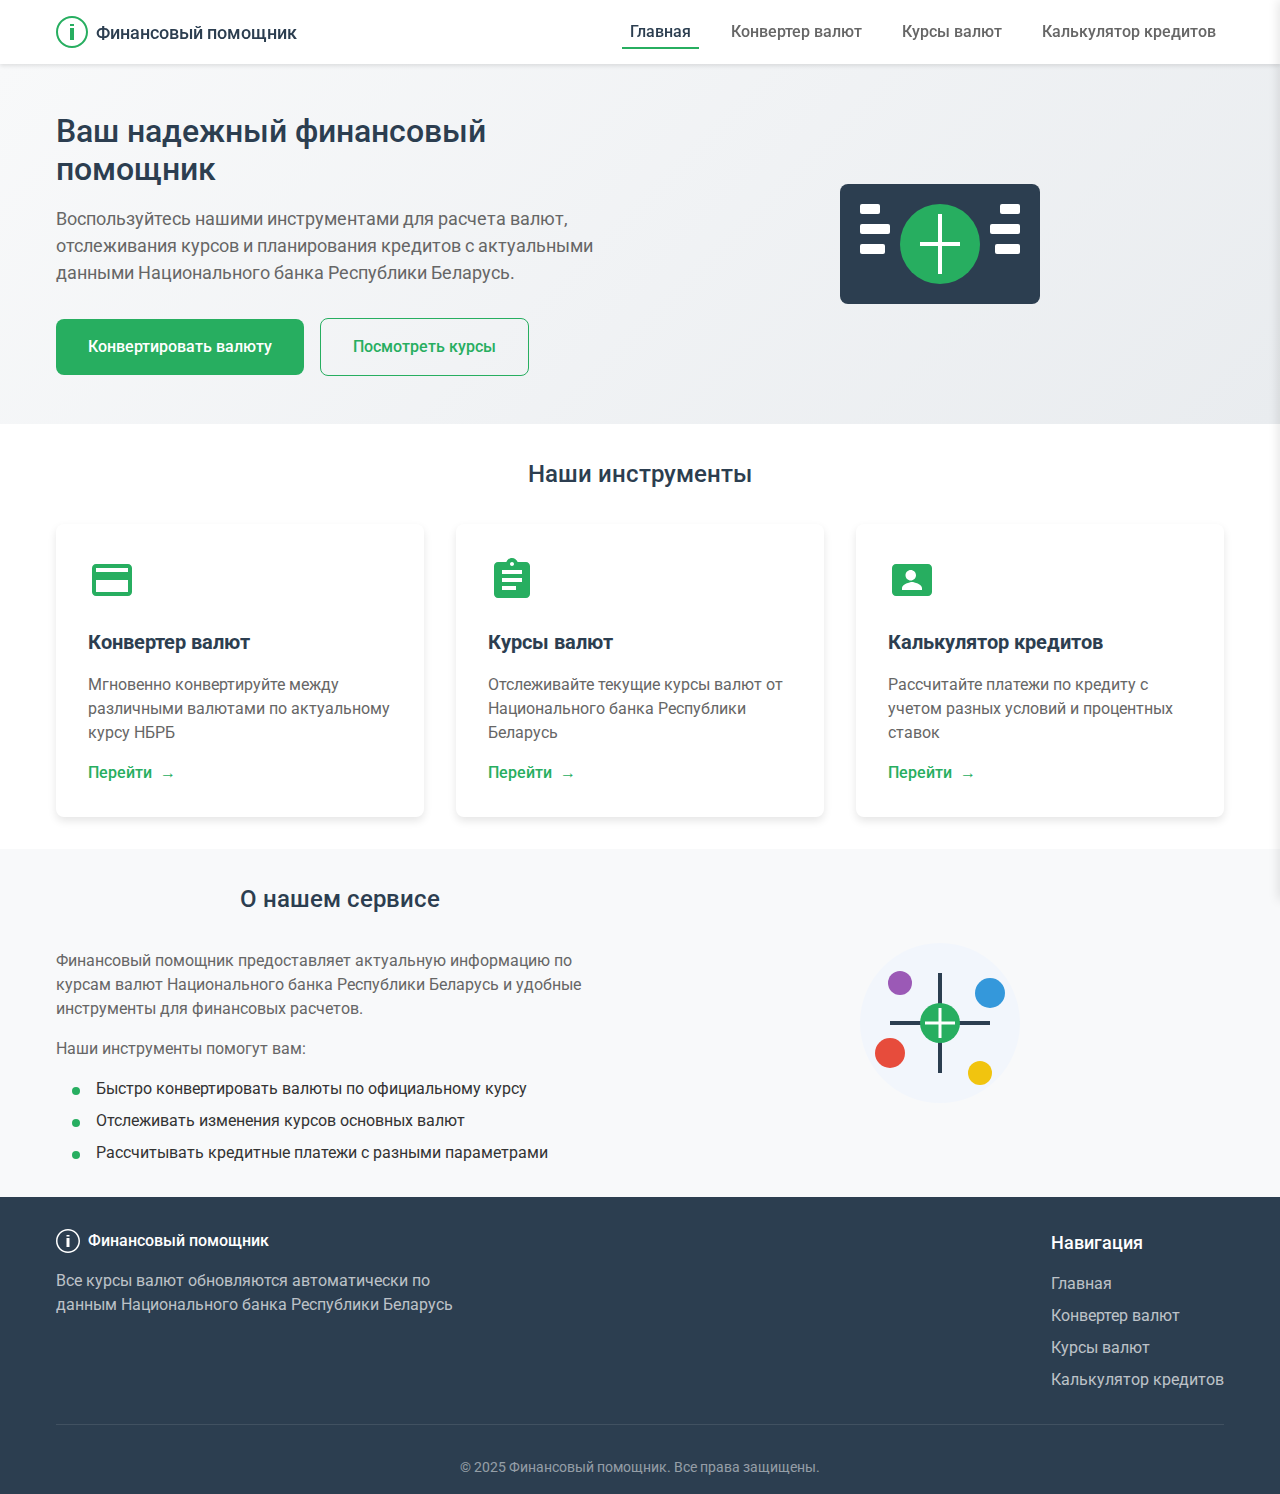
<file: Курсовая/Курсовой проект/index.html>
<!DOCTYPE html>
<html lang="ru">
<head>
  <meta charset="UTF-8">
  <meta name="viewport" content="width=device-width, initial-scale=1.0">
  <title>Финансовый помощник</title>
  <link rel="stylesheet" href="css/main.css">
  <link rel="preconnect" href="https://fonts.googleapis.com">
  <link rel="preconnect" href="https://fonts.gstatic.com" crossorigin>
  <link href="https://fonts.googleapis.com/css2?family=Roboto:wght@300;400;500&display=swap" rel="stylesheet">
</head>
<body>
  <header class="header">
    <div class="container">
      <div class="header__inner">
        <div class="logo">
          <svg class="logo__icon" xmlns="http://www.w3.org/2000/svg" width="32" height="32" viewBox="0 0 32 32">
            <path d="M16 0C7.163 0 0 7.163 0 16s7.163 16 16 16 16-7.163 16-16S24.837 0 16 0zm0 30c-7.732 0-14-6.268-14-14S8.268 2 16 2s14 6.268 14 14-6.268 14-14 14zm2-22h-4v2h4v-2zm0 4h-4v12h4V12z" fill="#27AE60"/>
          </svg>
          <h1 class="logo__text">Финансовый помощник</h1>
        </div>
        <nav class="nav">
          <ul class="nav__list">
            <li class="nav__item"><a href="index.html" class="nav__link nav__link--active">Главная</a></li>
            <li class="nav__item"><a href="converter.html" class="nav__link">Конвертер валют</a></li>
            <li class="nav__item"><a href="rates.html" class="nav__link">Курсы валют</a></li>
            <li class="nav__item"><a href="loan.html" class="nav__link">Калькулятор кредитов</a></li>
          </ul>
        </nav>
        <button class="burger-menu" aria-label="Меню">
          <span class="burger-menu__line"></span>
          <span class="burger-menu__line"></span>
          <span class="burger-menu__line"></span>
        </button>
      </div>
    </div>
  </header>

  <main class="main">
    <section class="hero">
      <div class="container">
        <div class="hero__inner">
          <div class="hero__content">
            <h2 class="hero__title">Ваш надежный финансовый помощник</h2>
            <p class="hero__text">Воспользуйтесь нашими инструментами для расчета валют, отслеживания курсов и планирования кредитов с актуальными данными Национального банка Республики Беларусь.</p>
            <div class="hero__buttons">
              <a href="converter.html" class="button button--primary">Конвертировать валюту</a>
              <a href="rates.html" class="button button--secondary">Посмотреть курсы</a>
            </div>
          </div>
          <div class="hero__image">
            <svg xmlns="http://www.w3.org/2000/svg" width="280" height="200" viewBox="0 0 280 200">
              <rect x="40" y="40" width="200" height="120" rx="8" fill="#2C3E50" />
              <circle cx="140" cy="100" r="40" fill="#27AE60" />
              <path d="M140 70v60M120 100h40" stroke="#fff" stroke-width="4" />
              <rect x="60" y="60" width="20" height="10" rx="2" fill="#fff" />
              <rect x="60" y="80" width="30" height="10" rx="2" fill="#fff" />
              <rect x="60" y="100" width="25" height="10" rx="2" fill="#fff" />
              <rect x="200" y="60" width="20" height="10" rx="2" fill="#fff" />
              <rect x="190" y="80" width="30" height="10" rx="2" fill="#fff" />
              <rect x="195" y="100" width="25" height="10" rx="2" fill="#fff" />
            </svg>
          </div>
        </div>
      </div>
    </section>

    <section class="features">
      <div class="container">
        <h2 class="section-title">Наши инструменты</h2>
        <div class="features__grid">
          <div class="feature-card" data-aos="fade-up">
            <div class="feature-card__icon">
              <svg xmlns="http://www.w3.org/2000/svg" width="48" height="48" viewBox="0 0 48 48">
                <path d="M40 8H8c-2.21 0-3.98 1.79-3.98 4L4 36c0 2.21 1.79 4 4 4h32c2.21 0 4-1.79 4-4V12c0-2.21-1.79-4-4-4zm0 28H8V24h32v12zm0-20H8v-4h32v4z" fill="#27AE60"/>
              </svg>
            </div>
            <h3 class="feature-card__title">Конвертер валют</h3>
            <p class="feature-card__text">Мгновенно конвертируйте между различными валютами по актуальному курсу НБРБ</p>
            <a href="converter.html" class="feature-card__link">Перейти <span class="arrow">→</span></a>
          </div>
          
          <div class="feature-card" data-aos="fade-up" data-aos-delay="100">
            <div class="feature-card__icon">
              <svg xmlns="http://www.w3.org/2000/svg" width="48" height="48" viewBox="0 0 48 48">
                <path d="M38 6h-8.37c-.82-2.32-3.02-4-5.63-4s-4.81 1.68-5.63 4H10c-2.21 0-4 1.79-4 4v28c0 2.21 1.79 4 4 4h28c2.21 0 4-1.79 4-4V10c0-2.21-1.79-4-4-4zM24 6c1.1 0 2 .89 2 2s-.9 2-2 2-2-.89-2-2 .9-2 2-2zm4 28H14v-4h14v4zm6-8H14v-4h20v4zm0-8H14v-4h20v4z" fill="#27AE60"/>
              </svg>
            </div>
            <h3 class="feature-card__title">Курсы валют</h3>
            <p class="feature-card__text">Отслеживайте текущие курсы валют от Национального банка Республики Беларусь</p>
            <a href="rates.html" class="feature-card__link">Перейти <span class="arrow">→</span></a>
          </div>
          
          <div class="feature-card" data-aos="fade-up" data-aos-delay="200">
            <div class="feature-card__icon">
              <svg xmlns="http://www.w3.org/2000/svg" width="48" height="48" viewBox="0 0 48 48">
                <path d="M40 8H8c-2.21 0-4 1.79-4 4v24c0 2.21 1.79 4 4 4h32c2.21 0 4-1.79 4-4V12c0-2.21-1.79-4-4-4zm-17.25 6c2.88 0 5.25 2.37 5.25 5.25 0 2.88-2.37 5.25-5.25 5.25s-5.25-2.37-5.25-5.25c0-2.88 2.37-5.25 5.25-5.25zM34 34H14v-2c0-3.87 7.83-6 10-6s10 2.13 10 6v2z" fill="#27AE60"/>
              </svg>
            </div>
            <h3 class="feature-card__title">Калькулятор кредитов</h3>
            <p class="feature-card__text">Рассчитайте платежи по кредиту с учетом разных условий и процентных ставок</p>
            <a href="loan.html" class="feature-card__link">Перейти <span class="arrow">→</span></a>
          </div>
        </div>
      </div>
    </section>

    <section class="info">
      <div class="container">
        <div class="info__inner">
          <div class="info__content">
            <h2 class="section-title">О нашем сервисе</h2>
            <p class="info__text">Финансовый помощник предоставляет актуальную информацию по курсам валют Национального банка Республики Беларусь и удобные инструменты для финансовых расчетов.</p>
            <p class="info__text">Наши инструменты помогут вам:</p>
            <ul class="info__list">
              <li class="info__item">Быстро конвертировать валюты по официальному курсу</li>
              <li class="info__item">Отслеживать изменения курсов основных валют</li>
              <li class="info__item">Рассчитывать кредитные платежи с разными параметрами</li>
            </ul>
          </div>
          <div class="info__image">
            <svg xmlns="http://www.w3.org/2000/svg" width="280" height="200" viewBox="0 0 280 200">
              <rect width="280" height="200" fill="none" />
              <circle cx="140" cy="100" r="80" fill="#F2F6FC" />
              <path d="M140 50v100M90 100h100" stroke="#2C3E50" stroke-width="4" />
              <circle cx="140" cy="100" r="20" fill="#27AE60" />
              <path d="M140 85v30M125 100h30" stroke="#fff" stroke-width="3" />
              <circle cx="190" cy="70" r="15" fill="#3498DB" />
              <circle cx="90" cy="130" r="15" fill="#E74C3C" />
              <circle cx="180" cy="150" r="12" fill="#F1C40F" />
              <circle cx="100" cy="60" r="12" fill="#9B59B6" />
            </svg>
          </div>
        </div>
      </div>
    </section>
  </main>

  <footer class="footer">
    <div class="container">
      <div class="footer__inner">
        <div class="footer__info">
          <div class="logo logo--footer">
            <svg class="logo__icon" xmlns="http://www.w3.org/2000/svg" width="24" height="24" viewBox="0 0 32 32">
              <path d="M16 0C7.163 0 0 7.163 0 16s7.163 16 16 16 16-7.163 16-16S24.837 0 16 0zm0 30c-7.732 0-14-6.268-14-14S8.268 2 16 2s14 6.268 14 14-6.268 14-14 14zm2-22h-4v2h4v-2zm0 4h-4v12h4V12z" fill="#fff"/>
            </svg>
            <span class="logo__text logo__text--footer">Финансовый помощник</span>
          </div>
          <p class="footer__text">Все курсы валют обновляются автоматически по данным Национального банка Республики Беларусь</p>
        </div>
        <nav class="footer__nav">
          <div class="footer__column">
            <h3 class="footer__title">Навигация</h3>
            <ul class="footer__list">
              <li class="footer__item"><a href="index.html" class="footer__link">Главная</a></li>
              <li class="footer__item"><a href="converter.html" class="footer__link">Конвертер валют</a></li>
              <li class="footer__item"><a href="rates.html" class="footer__link">Курсы валют</a></li>
              <li class="footer__item"><a href="loan.html" class="footer__link">Калькулятор кредитов</a></li>
            </ul>
          </div>
        </nav>
      </div>
      <div class="footer__bottom">
        <p class="footer__copyright">© 2025 Финансовый помощник. Все права защищены.</p>
      </div>
    </div>
  </footer>

  <div class="mobile-menu">
    <div class="mobile-menu__header">
      <div class="logo">
        <svg class="logo__icon" xmlns="http://www.w3.org/2000/svg" width="24" height="24" viewBox="0 0 32 32">
          <path d="M16 0C7.163 0 0 7.163 0 16s7.163 16 16 16 16-7.163 16-16S24.837 0 16 0zm0 30c-7.732 0-14-6.268-14-14S8.268 2 16 2s14 6.268 14 14-6.268 14-14 14zm2-22h-4v2h4v-2zm0 4h-4v12h4V12z" fill="#27AE60"/>
        </svg>
        <span class="logo__text">Финансовый помощник</span>
      </div>
      <button class="mobile-menu__close" aria-label="Закрыть меню">
        <svg xmlns="http://www.w3.org/2000/svg" width="24" height="24" viewBox="0 0 24 24">
          <path d="M19 6.41L17.59 5 12 10.59 6.41 5 5 6.41 10.59 12 5 17.59 6.41 19 12 13.41 17.59 19 19 17.59 13.41 12 19 6.41z" fill="currentColor"/>
        </svg>
      </button>
    </div>
    <nav class="mobile-menu__nav">
      <ul class="mobile-menu__list">
        <li class="mobile-menu__item"><a href="index.html" class="mobile-menu__link mobile-menu__link--active">Главная</a></li>
        <li class="mobile-menu__item"><a href="converter.html" class="mobile-menu__link">Конвертер валют</a></li>
        <li class="mobile-menu__item"><a href="rates.html" class="mobile-menu__link">Курсы валют</a></li>
        <li class="mobile-menu__item"><a href="loan.html" class="mobile-menu__link">Калькулятор кредитов</a></li>
      </ul>
    </nav>
  </div>

  <script src="js/main.js"></script>
</body>
</html>
</file>
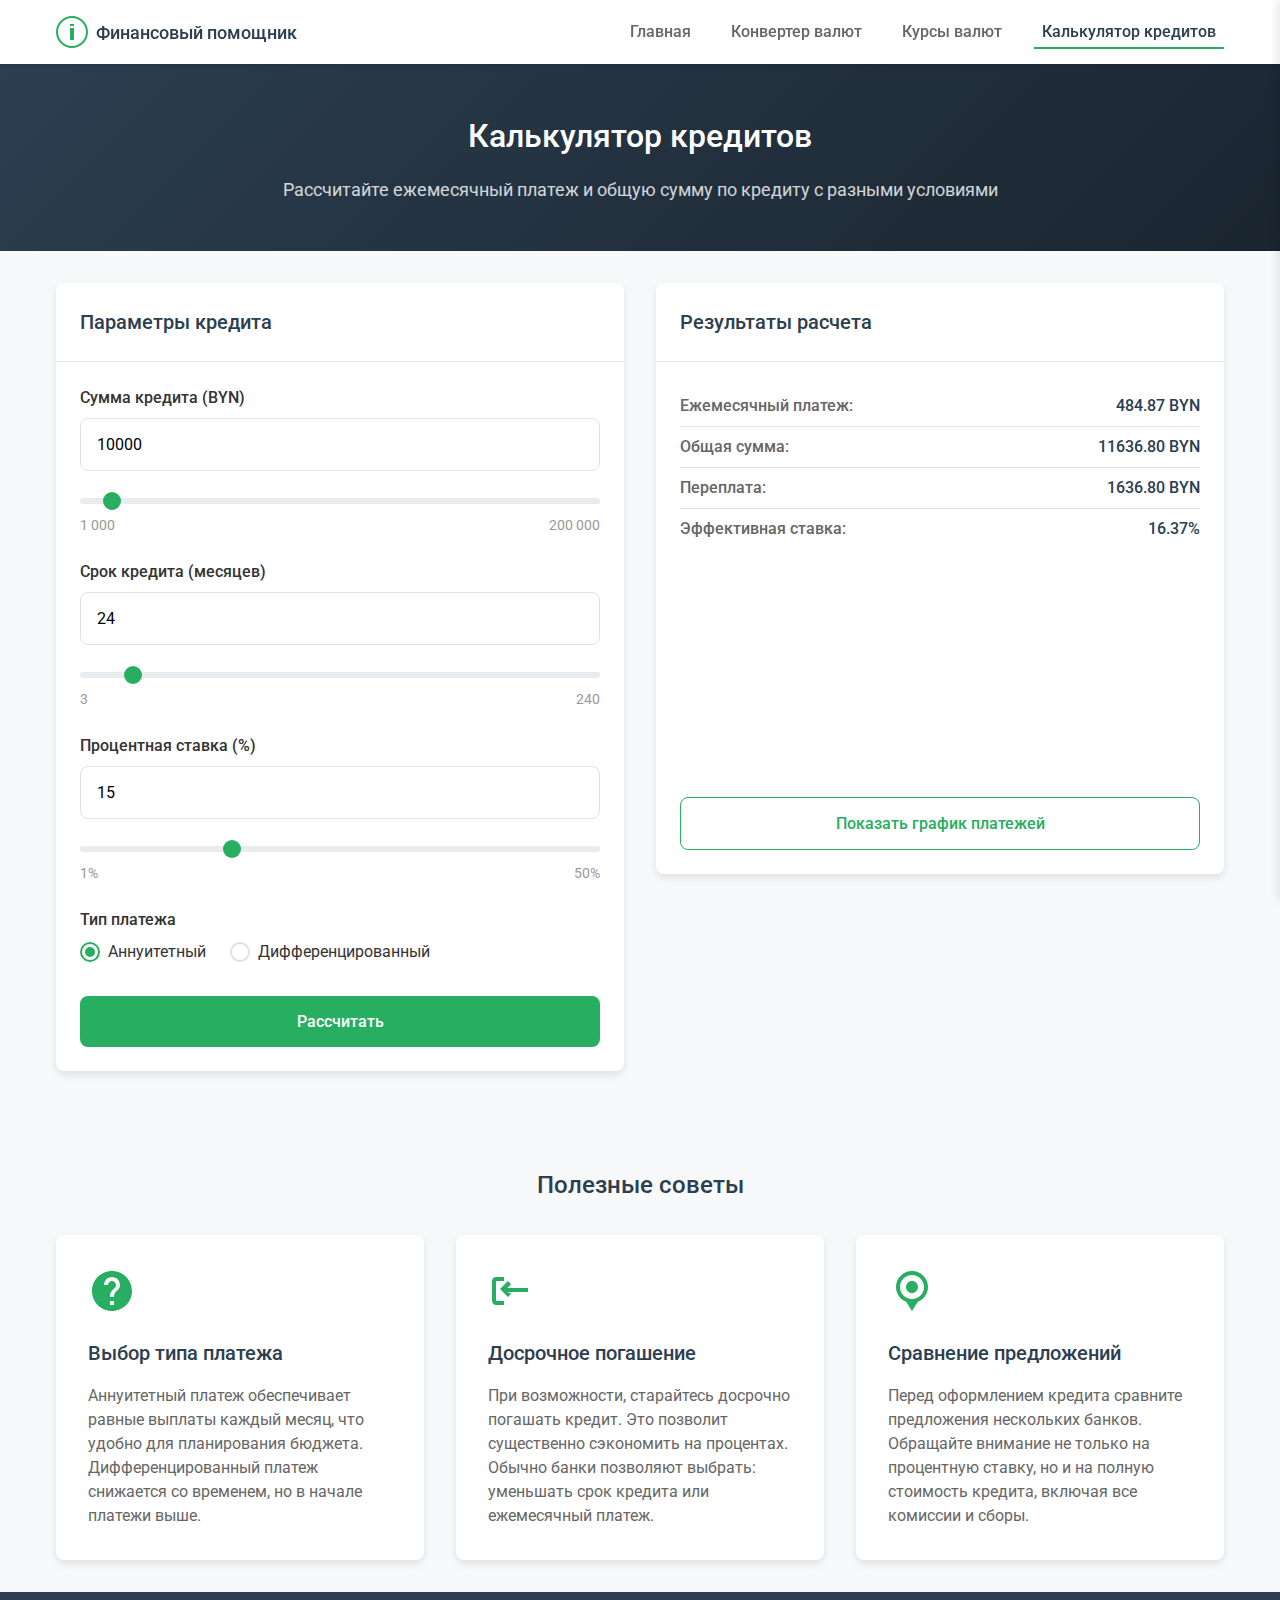
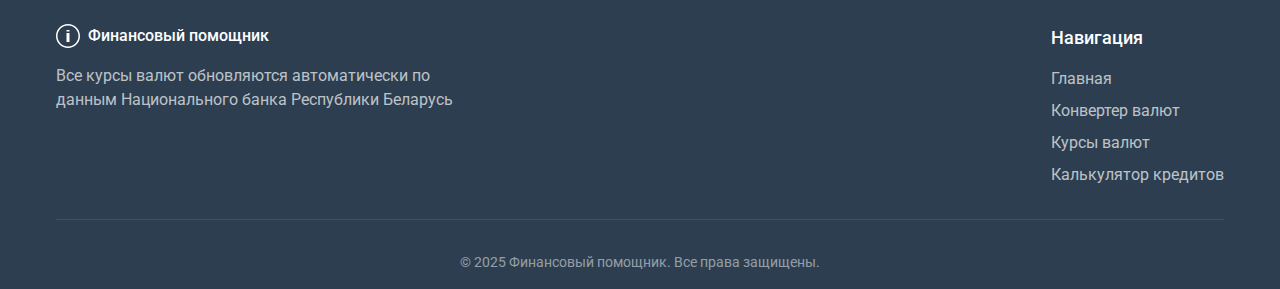
<file: Курсовая/Курсовой проект/loan.html>
<!DOCTYPE html>
<html lang="ru">
<head>
  <meta charset="UTF-8">
  <meta name="viewport" content="width=device-width, initial-scale=1.0">
  <title>Калькулятор кредитов - Финансовый помощник</title>
  <link rel="stylesheet" href="css/main.css">
  <link rel="preconnect" href="https://fonts.googleapis.com">
  <link rel="preconnect" href="https://fonts.gstatic.com" crossorigin>
  <link href="https://fonts.googleapis.com/css2?family=Roboto:wght@300;400;500&display=swap" rel="stylesheet">
</head>
<body>
  <header class="header">
    <div class="container">
      <div class="header__inner">
        <div class="logo">
          <svg class="logo__icon" xmlns="http://www.w3.org/2000/svg" width="32" height="32" viewBox="0 0 32 32">
            <path d="M16 0C7.163 0 0 7.163 0 16s7.163 16 16 16 16-7.163 16-16S24.837 0 16 0zm0 30c-7.732 0-14-6.268-14-14S8.268 2 16 2s14 6.268 14 14-6.268 14-14 14zm2-22h-4v2h4v-2zm0 4h-4v12h4V12z" fill="#27AE60"/>
          </svg>
          <h1 class="logo__text">Финансовый помощник</h1>
        </div>
        <nav class="nav">
          <ul class="nav__list">
            <li class="nav__item"><a href="index.html" class="nav__link">Главная</a></li>
            <li class="nav__item"><a href="converter.html" class="nav__link">Конвертер валют</a></li>
            <li class="nav__item"><a href="rates.html" class="nav__link">Курсы валют</a></li>
            <li class="nav__item"><a href="loan.html" class="nav__link nav__link--active">Калькулятор кредитов</a></li>
          </ul>
        </nav>
        <button class="burger-menu" aria-label="Меню">
          <span class="burger-menu__line"></span>
          <span class="burger-menu__line"></span>
          <span class="burger-menu__line"></span>
        </button>
      </div>
    </div>
  </header>

  <main class="main">
    <section class="page-header">
      <div class="container">
        <h2 class="page-header__title">Калькулятор кредитов</h2>
        <p class="page-header__text">Рассчитайте ежемесячный платеж и общую сумму по кредиту с разными условиями</p>
      </div>
    </section>

    <section class="loan-calculator">
      <div class="container">
        <div class="loan-calculator__inner">
          <div class="loan-calculator__form">
            <div class="card">
              <div class="card__header">
                <h3 class="card__title">Параметры кредита</h3>
              </div>
              <div class="card__body">
                <div class="loan-calculator__row">
                  <label for="loan-amount" class="loan-calculator__label">Сумма кредита (BYN)</label>
                  <div class="loan-calculator__slider-container">
                    <input type="number" id="loan-amount" class="loan-calculator__input" value="10000" min="1000" max="200000" step="1000">
                    <div class="loan-calculator__slider-wrapper">
                      <input type="range" id="loan-amount-slider" class="loan-calculator__slider" min="1000" max="200000" step="1000" value="10000">
                      <div class="loan-calculator__slider-values">
                        <span>1 000</span>
                        <span>200 000</span>
                      </div>
                    </div>
                  </div>
                </div>

                <div class="loan-calculator__row">
                  <label for="loan-term" class="loan-calculator__label">Срок кредита (месяцев)</label>
                  <div class="loan-calculator__slider-container">
                    <input type="number" id="loan-term" class="loan-calculator__input" value="24" min="3" max="240" step="1">
                    <div class="loan-calculator__slider-wrapper">
                      <input type="range" id="loan-term-slider" class="loan-calculator__slider" min="3" max="240" step="1" value="24">
                      <div class="loan-calculator__slider-values">
                        <span>3</span>
                        <span>240</span>
                      </div>
                    </div>
                  </div>
                </div>

                <div class="loan-calculator__row">
                  <label for="interest-rate" class="loan-calculator__label">Процентная ставка (%)</label>
                  <div class="loan-calculator__slider-container">
                    <input type="number" id="interest-rate" class="loan-calculator__input" value="15" min="1" max="50" step="0.1">
                    <div class="loan-calculator__slider-wrapper">
                      <input type="range" id="interest-rate-slider" class="loan-calculator__slider" min="1" max="50" step="0.1" value="15">
                      <div class="loan-calculator__slider-values">
                        <span>1%</span>
                        <span>50%</span>
                      </div>
                    </div>
                  </div>
                </div>

                <div class="loan-calculator__row">
                  <label for="payment-type" class="loan-calculator__label">Тип платежа</label>
                  <div class="loan-calculator__radio-group">
                    <div class="radio">
                      <input type="radio" id="annuity" name="payment-type" value="annuity" checked>
                      <label for="annuity">Аннуитетный</label>
                    </div>
                    <div class="radio">
                      <input type="radio" id="differential" name="payment-type" value="differential">
                      <label for="differential">Дифференцированный</label>
                    </div>
                  </div>
                </div>

                <div class="loan-calculator__actions">
                  <button id="calculate-loan" class="button button--primary button--full">Рассчитать</button>
                </div>
              </div>
            </div>
          </div>

          <div class="loan-calculator__results">
            <div class="card">
              <div class="card__header">
                <h3 class="card__title">Результаты расчета</h3>
              </div>
              <div class="card__body">
                <div class="loan-calculator__result-summary">
                  <div class="loan-calculator__result-item">
                    <span class="loan-calculator__result-label">Ежемесячный платеж:</span>
                    <span id="monthly-payment" class="loan-calculator__result-value">Заполните параметры</span>
                  </div>
                  <div class="loan-calculator__result-item">
                    <span class="loan-calculator__result-label">Общая сумма:</span>
                    <span id="total-payment" class="loan-calculator__result-value">-</span>
                  </div>
                  <div class="loan-calculator__result-item">
                    <span class="loan-calculator__result-label">Переплата:</span>
                    <span id="total-interest" class="loan-calculator__result-value">-</span>
                  </div>
                  <div class="loan-calculator__result-item">
                    <span class="loan-calculator__result-label">Эффективная ставка:</span>
                    <span id="effective-rate" class="loan-calculator__result-value">-</span>
                  </div>
                </div>
                
                <div class="loan-calculator__chart-container">
                  <canvas id="loan-chart" height="200"></canvas>
                </div>

                <div class="loan-calculator__schedule-toggle">
                  <button id="show-schedule" class="button button--secondary button--full">
                    Показать график платежей
                  </button>
                </div>
              </div>
            </div>
          </div>
        </div>

        <div id="payment-schedule" class="loan-calculator__schedule" style="display: none;">
          <div class="card">
            <div class="card__header">
              <h3 class="card__title">График платежей</h3>
            </div>
            <div class="card__body">
              <div class="loan-calculator__table-wrapper">
                <table class="loan-calculator__table">
                  <thead>
                    <tr>
                      <th>№</th>
                      <th>Дата</th>
                      <th>Платеж</th>
                      <th>Основной долг</th>
                      <th>Проценты</th>
                      <th>Остаток долга</th>
                    </tr>
                  </thead>
                  <tbody id="payment-schedule-body">
                    <tr>
                      <td colspan="6" class="loan-calculator__empty">Заполните параметры кредита</td>
                    </tr>
                  </tbody>
                </table>
              </div>
            </div>
          </div>
        </div>
      </div>
    </section>

    <section class="loan-tips">
      <div class="container">
        <h2 class="section-title">Полезные советы</h2>
        <div class="loan-tips__grid">
          <div class="loan-tip-card">
            <div class="loan-tip-card__icon">
              <svg xmlns="http://www.w3.org/2000/svg" width="48" height="48" viewBox="0 0 48 48">
                <path d="M24 4C12.95 4 4 12.95 4 24s8.95 20 20 20 20-8.95 20-20S35.05 4 24 4zm2 34h-4v-4h4v4zm4.13-15.49l-1.79 1.84C26.9 25.79 26 27 26 30h-4v-1c0-2.21.9-4.21 2.34-5.66l2.49-2.52C27.55 20.1 28 19.1 28 18c0-2.21-1.79-4-4-4s-4 1.79-4 4h-4c0-4.42 3.58-8 8-8s8 3.58 8 8c0 1.76-.71 3.35-1.87 4.51z" fill="#27AE60"/>
              </svg>
            </div>
            <h3 class="loan-tip-card__title">Выбор типа платежа</h3>
            <p class="loan-tip-card__text">Аннуитетный платеж обеспечивает равные выплаты каждый месяц, что удобно для планирования бюджета. Дифференцированный платеж снижается со временем, но в начале платежи выше.</p>
          </div>
          
          <div class="loan-tip-card">
            <div class="loan-tip-card__icon">
              <svg xmlns="http://www.w3.org/2000/svg" width="48" height="48" viewBox="0 0 48 48">
                <path d="M23.17 26.83L20 30l-8-8 8-8 3.17 3.17L19.34 21H40v4H19.34l3.83 1.83zM8 10h8v4H8v20h8v4H8c-2.21 0-4-1.79-4-4V14c0-2.21 1.79-4 4-4z" fill="#27AE60"/>
              </svg>
            </div>
            <h3 class="loan-tip-card__title">Досрочное погашение</h3>
            <p class="loan-tip-card__text">При возможности, старайтесь досрочно погашать кредит. Это позволит существенно сэкономить на процентах. Обычно банки позволяют выбрать: уменьшать срок кредита или ежемесячный платеж.</p>
          </div>
          
          <div class="loan-tip-card">
            <div class="loan-tip-card__icon">
              <svg xmlns="http://www.w3.org/2000/svg" width="48" height="48" viewBox="0 0 48 48">
                <path d="M24 4C15.16 4 8 11.16 8 20c0 6.77 4.23 12.54 10.17 14.83L24 44l5.83-9.17C35.77 32.54 40 26.77 40 20c0-8.84-7.16-16-16-16zm0 28c-6.63 0-12-5.37-12-12S17.37 8 24 8s12 5.37 12 12-5.37 12-12 12zm-6-12c0-3.31 2.69-6 6-6s6 2.69 6 6-2.69 6-6 6-6-2.69-6-6z" fill="#27AE60"/>
              </svg>
            </div>
            <h3 class="loan-tip-card__title">Сравнение предложений</h3>
            <p class="loan-tip-card__text">Перед оформлением кредита сравните предложения нескольких банков. Обращайте внимание не только на процентную ставку, но и на полную стоимость кредита, включая все комиссии и сборы.</p>
          </div>
        </div>
      </div>
    </section>
  </main>

  <footer class="footer">
    <div class="container">
      <div class="footer__inner">
        <div class="footer__info">
          <div class="logo logo--footer">
            <svg class="logo__icon" xmlns="http://www.w3.org/2000/svg" width="24" height="24" viewBox="0 0 32 32">
              <path d="M16 0C7.163 0 0 7.163 0 16s7.163 16 16 16 16-7.163 16-16S24.837 0 16 0zm0 30c-7.732 0-14-6.268-14-14S8.268 2 16 2s14 6.268 14 14-6.268 14-14 14zm2-22h-4v2h4v-2zm0 4h-4v12h4V12z" fill="#fff"/>
            </svg>
            <span class="logo__text logo__text--footer">Финансовый помощник</span>
          </div>
          <p class="footer__text">Все курсы валют обновляются автоматически по данным Национального банка Республики Беларусь</p>
        </div>
        <nav class="footer__nav">
          <div class="footer__column">
            <h3 class="footer__title">Навигация</h3>
            <ul class="footer__list">
              <li class="footer__item"><a href="index.html" class="footer__link">Главная</a></li>
              <li class="footer__item"><a href="converter.html" class="footer__link">Конвертер валют</a></li>
              <li class="footer__item"><a href="rates.html" class="footer__link">Курсы валют</a></li>
              <li class="footer__item"><a href="loan.html" class="footer__link">Калькулятор кредитов</a></li>
            </ul>
          </div>
        </nav>
      </div>
      <div class="footer__bottom">
        <p class="footer__copyright">© 2025 Финансовый помощник. Все права защищены.</p>
      </div>
    </div>
  </footer>

  <div class="mobile-menu">
    <div class="mobile-menu__header">
      <div class="logo">
        <svg class="logo__icon" xmlns="http://www.w3.org/2000/svg" width="24" height="24" viewBox="0 0 32 32">
          <path d="M16 0C7.163 0 0 7.163 0 16s7.163 16 16 16 16-7.163 16-16S24.837 0 16 0zm0 30c-7.732 0-14-6.268-14-14S8.268 2 16 2s14 6.268 14 14-6.268 14-14 14zm2-22h-4v2h4v-2zm0 4h-4v12h4V12z" fill="#27AE60"/>
        </svg>
        <span class="logo__text">Финансовый помощник</span>
      </div>
      <button class="mobile-menu__close" aria-label="Закрыть меню">
        <svg xmlns="http://www.w3.org/2000/svg" width="24" height="24" viewBox="0 0 24 24">
          <path d="M19 6.41L17.59 5 12 10.59 6.41 5 5 6.41 10.59 12 5 17.59 6.41 19 12 13.41 17.59 19 19 17.59 13.41 12 19 6.41z" fill="currentColor"/>
        </svg>
      </button>
    </div>
    <nav class="mobile-menu__nav">
      <ul class="mobile-menu__list">
        <li class="mobile-menu__item"><a href="index.html" class="mobile-menu__link">Главная</a></li>
        <li class="mobile-menu__item"><a href="converter.html" class="mobile-menu__link">Конвертер валют</a></li>
        <li class="mobile-menu__item"><a href="rates.html" class="mobile-menu__link">Курсы валют</a></li>
        <li class="mobile-menu__item"><a href="loan.html" class="mobile-menu__link mobile-menu__link--active">Калькулятор кредитов</a></li>
      </ul>
    </nav>
  </div>

  <script src="js/chart.js"></script>
  <script src="js/loan.js"></script>
  <script src="js/main.js"></script>
</body>
</html>
</file>
<file: Курсовая/Курсовой проект/css/main.css>
@charset "UTF-8";
* {
  margin: 0;
  padding: 0;
  box-sizing: border-box;
}

html {
  font-size: 16px;
  scroll-behavior: smooth;
}

body {
  font-family: "Roboto", Arial, sans-serif;
  line-height: 1.5;
  color: #333333;
  background-color: #F8F9FA;
  min-height: 100vh;
  display: flex;
  flex-direction: column;
  overflow-x: hidden;
}

img {
  max-width: 100%;
  height: auto;
}

a {
  text-decoration: none;
  color: #27AE60;
  transition: all 0.3s ease;
}
a:hover {
  color: #1e8449;
}

ul {
  list-style: none;
}

button {
  cursor: pointer;
  border: none;
  background: none;
  font-family: "Roboto", Arial, sans-serif;
  font-size: inherit;
}

input, select, textarea {
  font-family: "Roboto", Arial, sans-serif;
  font-size: inherit;
}

/* Layout */
.container {
  width: 100%;
  max-width: 1200px;
  margin: 0 auto;
  padding: 0 16px;
}

.main {
  flex: 1;
}

section {
  padding: 32px 0;
}

.section-title {
  font-size: 24px;
  font-weight: 500;
  margin-bottom: 32px;
  text-align: center;
  color: #2C3E50;
}

/* Header */
.header {
  background-color: #FFFFFF;
  box-shadow: 0 2px 4px rgba(0, 0, 0, 0.1);
  position: sticky;
  top: 0;
  z-index: 1020;
  padding: 16px 0;
}
.header__inner {
  display: flex;
  flex-direction: row;
  justify-content: space-between;
  align-items: center;
  flex-wrap: nowrap;
}

/* Logo */
.logo {
  display: flex;
  flex-direction: row;
  justify-content: flex-start;
  align-items: center;
  flex-wrap: nowrap;
}
.logo__icon {
  margin-right: 8px;
}
.logo__text {
  font-size: 18px;
  font-weight: 500;
  color: #2C3E50;
}
.logo--footer .logo__text {
  color: #FFFFFF;
}
.logo--footer .logo__text--footer {
  font-size: 16px;
}

/* Navigation */
@media (max-width: 767px) {
  .nav {
    display: none;
  }
}
.nav__list {
  display: flex;
  flex-direction: row;
  justify-content: flex-end;
  align-items: center;
  flex-wrap: nowrap;
}
.nav__item {
  margin-left: 24px;
}
.nav__item:first-child {
  margin-left: 0;
}
.nav__link {
  color: #666666;
  font-weight: 500;
  padding: 8px;
  position: relative;
}
.nav__link:after {
  content: "";
  position: absolute;
  bottom: 0;
  left: 0;
  width: 0;
  height: 2px;
  background-color: #27AE60;
  transition: all 0.3s ease;
}
.nav__link:hover, .nav__link--active {
  color: #2C3E50;
}
.nav__link:hover:after, .nav__link--active:after {
  width: 100%;
}

/* Burger Menu */
.burger-menu {
  display: none;
  flex-direction: column;
  justify-content: space-between;
  width: 24px;
  height: 18px;
  background: transparent;
  border: 0;
}
@media (max-width: 767px) {
  .burger-menu {
    display: flex;
  }
}
.burger-menu__line {
  width: 100%;
  height: 2px;
  background-color: #2C3E50;
  transition: all 0.3s ease;
}

/* Mobile Menu */
.mobile-menu {
  position: fixed;
  top: 0;
  right: 0;
  bottom: 0;
  left: 100%;
  width: 80%;
  max-width: 300px;
  background-color: #FFFFFF;
  z-index: 1050;
  transition: transform 0.3s ease;
  transform: translateX(0);
  box-shadow: -2px 0 10px rgba(0, 0, 0, 0.1);
  overflow-y: auto;
}
.mobile-menu.active {
  transform: translateX(-100%);
}
.mobile-menu__header {
  display: flex;
  flex-direction: row;
  justify-content: space-between;
  align-items: center;
  flex-wrap: nowrap;
  padding: 16px;
  border-bottom: 1px solid #DFE2E5;
}
.mobile-menu__close {
  color: #333333;
}
.mobile-menu__close:hover {
  color: #E74C3C;
}
.mobile-menu__nav {
  padding: 16px;
}
.mobile-menu__item {
  margin-bottom: 16px;
}
.mobile-menu__item:last-child {
  margin-bottom: 0;
}
.mobile-menu__link {
  display: block;
  padding: 8px 0;
  color: #333333;
  font-weight: 500;
}
.mobile-menu__link:hover, .mobile-menu__link--active {
  color: #27AE60;
}

/* Hero Section */
.hero {
  padding: 48px 0;
  background: linear-gradient(135deg, #F8F9FA 0%, #E9ECEF 100%);
}
.hero__inner {
  display: flex;
  flex-direction: row;
  justify-content: space-between;
  align-items: center;
  flex-wrap: nowrap;
  gap: 32px;
}
@media (max-width: 767px) {
  .hero__inner {
    flex-direction: column-reverse;
    text-align: center;
  }
}
.hero__content {
  flex: 1;
}
.hero__title {
  font-size: 32px;
  font-weight: 500;
  color: #2C3E50;
  margin-bottom: 16px;
  line-height: 1.2;
}
.hero__text {
  font-size: 18px;
  color: #666666;
  margin-bottom: 32px;
  max-width: 600px;
}
@media (max-width: 767px) {
  .hero__text {
    margin-left: auto;
    margin-right: auto;
  }
}
.hero__buttons {
  display: flex;
  flex-direction: row;
  justify-content: flex-start;
  align-items: center;
  flex-wrap: nowrap;
  gap: 16px;
}
@media (max-width: 767px) {
  .hero__buttons {
    justify-content: center;
  }
}
.hero__image {
  flex: 1;
  display: flex;
  flex-direction: row;
  justify-content: center;
  align-items: center;
  flex-wrap: nowrap;
}

/* Buttons */
.button {
  display: inline-block;
  padding: 16px 32px;
  border-radius: 8px;
  font-weight: 500;
  text-align: center;
  cursor: pointer;
  transition: all 0.3s ease;
}
.button--primary {
  background-color: #27AE60;
  color: #FFFFFF;
}
.button--primary:hover, .button--primary:focus {
  background-color: #1e8449;
}
.button--primary:active {
  transform: translateY(1px);
}
.button--secondary {
  background-color: transparent;
  color: #27AE60;
  border: 1px solid #27AE60;
}
.button--secondary:hover, .button--secondary:focus {
  background-color: rgba(39, 174, 96, 0.1);
}
.button--secondary:active {
  transform: translateY(1px);
}
.button--full {
  width: 100%;
}

/* Features Section */
.features {
  background-color: #FFFFFF;
}
.features__grid {
  display: grid;
  grid-template-columns: repeat(3, 1fr);
  gap: 32px;
}
@media (max-width: 991px) {
  .features__grid {
    display: grid;
    grid-template-columns: repeat(2, 1fr);
    gap: 24px;
  }
}
@media (max-width: 767px) {
  .features__grid {
    display: grid;
    grid-template-columns: repeat(1, 1fr);
    gap: 16px;
  }
}

/* Feature Card */
.feature-card {
  background-color: #FFFFFF;
  border-radius: 8px;
  box-shadow: 0 4px 8px rgba(0, 0, 0, 0.1);
  overflow: hidden;
  padding: 32px;
  transition: all 0.3s ease;
}
.feature-card:hover {
  transform: translateY(-5px);
}
.feature-card__icon {
  margin-bottom: 16px;
  color: #27AE60;
}
.feature-card__title {
  font-size: 20px;
  margin-bottom: 16px;
  color: #2C3E50;
}
.feature-card__text {
  color: #666666;
  margin-bottom: 16px;
}
.feature-card__link {
  display: inline-block;
  font-weight: 500;
}
.feature-card__link .arrow {
  transition: all 0.3s ease;
  display: inline-block;
  margin-left: 4px;
}
.feature-card__link:hover .arrow {
  transform: translateX(5px);
}

/* Info Section */
.info__inner {
  display: flex;
  flex-direction: row;
  justify-content: space-between;
  align-items: center;
  flex-wrap: nowrap;
  gap: 32px;
}
@media (max-width: 991px) {
  .info__inner {
    flex-direction: column;
  }
}
.info__content {
  flex: 1;
}
.info__text {
  margin-bottom: 16px;
  color: #666666;
}
.info__list {
  padding-left: 16px;
}
@media (max-width: 991px) {
  .info__list {
    padding-left: 0;
  }
}
.info__item {
  margin-bottom: 8px;
  position: relative;
  padding-left: 24px;
}
.info__item:before {
  content: "";
  position: absolute;
  top: 10px;
  left: 0;
  width: 8px;
  height: 8px;
  border-radius: 50%;
  background-color: #27AE60;
}
.info__item:last-child {
  margin-bottom: 0;
}
.info__image {
  flex: 1;
  display: flex;
  flex-direction: row;
  justify-content: center;
  align-items: center;
  flex-wrap: nowrap;
}

/* Footer */
.footer {
  background-color: #2C3E50;
  color: #FFFFFF;
  padding: 32px 0 16px;
}
.footer__inner {
  display: flex;
  flex-direction: row;
  justify-content: space-between;
  align-items: flex-start;
  flex-wrap: nowrap;
  gap: 32px;
  padding-bottom: 32px;
  margin-bottom: 32px;
  border-bottom: 1px solid rgba(255, 255, 255, 0.1);
}
@media (max-width: 991px) {
  .footer__inner {
    flex-direction: column;
    gap: 32px;
  }
}
.footer__info {
  flex: 1;
  max-width: 400px;
}
@media (max-width: 991px) {
  .footer__info {
    max-width: 100%;
  }
}
.footer__text {
  margin-top: 16px;
  color: rgba(255, 255, 255, 0.7);
}
.footer__nav {
  display: flex;
  flex-direction: row;
  justify-content: flex-end;
  align-items: flex-start;
  flex-wrap: nowrap;
  gap: 48px;
}
@media (max-width: 767px) {
  .footer__nav {
    flex-direction: column;
    gap: 32px;
    width: 100%;
  }
}
.footer__column {
  min-width: 160px;
}
.footer__title {
  font-size: 18px;
  font-weight: 500;
  margin-bottom: 16px;
  color: #FFFFFF;
}
.footer__list {
  display: flex;
  flex-direction: column;
  justify-content: flex-start;
  align-items: flex-start;
  flex-wrap: nowrap;
  gap: 8px;
}
.footer__link {
  color: rgba(255, 255, 255, 0.7);
}
.footer__link:hover {
  color: #FFFFFF;
}
.footer__bottom {
  text-align: center;
}
.footer__copyright {
  font-size: 14px;
  color: rgba(255, 255, 255, 0.5);
}

/* Page Header */
.page-header {
  background: linear-gradient(135deg, #2C3E50 0%, #1a252f 100%);
  color: #FFFFFF;
  padding: 48px 0;
  text-align: center;
}
.page-header__title {
  font-size: 32px;
  font-weight: 500;
  margin-bottom: 16px;
}
.page-header__text {
  font-size: 18px;
  max-width: 800px;
  margin: 0 auto;
  opacity: 0.8;
}

/* Card Component */
.card {
  background-color: #FFFFFF;
  border-radius: 8px;
  box-shadow: 0 4px 8px rgba(0, 0, 0, 0.1);
  overflow: hidden;
  margin-bottom: 32px;
}
.card__header {
  padding: 24px;
  border-bottom: 1px solid #DFE2E5;
}
.card__title {
  font-size: 20px;
  font-weight: 500;
  color: #2C3E50;
}
.card__body {
  padding: 24px;
}

/* Currency Converter Styles */
.converter__inner {
  display: grid;
  grid-template-columns: repeat(2, 1fr);
  gap: 32px;
}
@media (max-width: 991px) {
  .converter__inner {
    display: grid;
    grid-template-columns: repeat(1, 1fr);
    gap: 24px;
  }
}
.converter__card {
  background-color: #FFFFFF;
  border-radius: 8px;
  box-shadow: 0 4px 8px rgba(0, 0, 0, 0.1);
  overflow: hidden;
  height: 100%;
}
.converter__header {
  padding: 24px;
  border-bottom: 1px solid #DFE2E5;
  display: flex;
  flex-direction: row;
  justify-content: space-between;
  align-items: center;
  flex-wrap: wrap;
}
@media (max-width: 575px) {
  .converter__header {
    flex-direction: column;
    align-items: flex-start;
    gap: 8px;
  }
}
.converter__title {
  font-size: 20px;
  font-weight: 500;
  color: #2C3E50;
}
.converter__updated {
  font-size: 14px;
  color: #999999;
}
.converter__body {
  padding: 24px;
}
.converter__row {
  display: flex;
  flex-direction: row;
  justify-content: space-between;
  align-items: flex-start;
  flex-wrap: nowrap;
  gap: 16px;
  margin-bottom: 24px;
}
@media (max-width: 575px) {
  .converter__row {
    flex-direction: column;
    gap: 16px;
  }
}
.converter__input-group {
  flex: 1;
}
.converter__label {
  display: block;
  margin-bottom: 8px;
  font-weight: 500;
}
.converter__input {
  width: 100%;
  padding: 16px;
  border: 1px solid #DFE2E5;
  border-radius: 8px;
}
.converter__input:focus {
  outline: none;
  border-color: #27AE60;
}
.converter__select-wrapper {
  position: relative;
}
.converter__select {
  width: 100%;
  padding: 16px;
  border: 1px solid #DFE2E5;
  border-radius: 8px;
  appearance: none;
  background-color: #FFFFFF;
}
.converter__select:focus {
  outline: none;
  border-color: #27AE60;
}
.converter__select-icon {
  position: absolute;
  top: 50%;
  right: 16px;
  transform: translateY(-50%);
  pointer-events: none;
  color: #666666;
}
.converter__swap {
  display: flex;
  flex-direction: row;
  justify-content: center;
  align-items: center;
  flex-wrap: nowrap;
  margin: -16px 0;
  position: relative;
  z-index: 1;
}
.converter__swap-button {
  width: 40px;
  height: 40px;
  display: flex;
  flex-direction: row;
  justify-content: center;
  align-items: center;
  flex-wrap: nowrap;
  background-color: #FFFFFF;
  border-radius: 50%;
  border: 1px solid #DFE2E5;
  color: #27AE60;
  transition: all 0.3s ease;
}
.converter__swap-button:hover {
  background-color: #27AE60;
  color: #FFFFFF;
  transform: rotate(180deg);
}
.converter__info {
  text-align: center;
  margin: 16px 0;
}
.converter__rate-info {
  font-size: 14px;
  color: #666666;
}
.converter__rate-info span {
  font-weight: 500;
  color: #27AE60;
}
.converter__actions {
  margin-top: 24px;
}
.converter__info-card {
  background-color: #FFFFFF;
  border-radius: 8px;
  box-shadow: 0 4px 8px rgba(0, 0, 0, 0.1);
  overflow: hidden;
  padding: 24px;
  height: 100%;
  display: flex;
  flex-direction: column;
}
.converter__info-title {
  font-size: 20px;
  font-weight: 500;
  color: #2C3E50;
  margin-bottom: 16px;
}
.converter__info-text {
  margin-bottom: 16px;
  color: #666666;
}
.converter__info-text:last-of-type {
  margin-bottom: 32px;
}
.converter__info-link {
  font-weight: 500;
}
.converter__popular {
  margin-top: auto;
}
.converter__popular-title {
  font-size: 18px;
  font-weight: 500;
  margin-bottom: 16px;
}
.converter__popular-list {
  display: flex;
  flex-direction: row;
  justify-content: flex-start;
  align-items: center;
  flex-wrap: wrap;
  gap: 16px;
}

/* Currency Badge */
.currency-badge {
  display: flex;
  flex-direction: row;
  justify-content: flex-start;
  align-items: center;
  flex-wrap: nowrap;
  background-color: rgba(39, 174, 96, 0.1);
  border-radius: 4px;
  padding: 8px 16px;
}
.currency-badge__code {
  font-weight: 500;
  margin-right: 8px;
}
.currency-badge__rate {
  color: #666666;
}

/* Currency Rates Table */
.rates__header {
  display: flex;
  flex-direction: row;
  justify-content: space-between;
  align-items: center;
  flex-wrap: wrap;
  margin-bottom: 24px;
}
@media (max-width: 767px) {
  .rates__header {
    flex-direction: column;
    align-items: flex-start;
    gap: 16px;
  }
}
.rates__info {
  display: flex;
  flex-direction: column;
  justify-content: flex-start;
  align-items: flex-start;
  flex-wrap: nowrap;
  gap: 4px;
}
.rates__date {
  font-size: 18px;
  font-weight: 500;
}
.rates__update {
  font-size: 14px;
  color: #999999;
}
.rates__filter {
  display: flex;
  flex-direction: row;
  justify-content: flex-start;
  align-items: center;
  flex-wrap: nowrap;
  gap: 8px;
}
.rates__filter-label {
  font-weight: 500;
}
.rates__select-wrapper {
  position: relative;
}
.rates__select {
  padding: 8px 32px 8px 16px;
  border: 1px solid #DFE2E5;
  border-radius: 8px;
  appearance: none;
}
.rates__select:focus {
  outline: none;
  border-color: #27AE60;
}
.rates__select-icon {
  position: absolute;
  top: 50%;
  right: 8px;
  transform: translateY(-50%);
  pointer-events: none;
}
.rates__search {
  margin-bottom: 24px;
}
.rates__table-wrapper {
  overflow-x: auto;
  margin-bottom: 32px;
}
.rates__table-wrapper::-webkit-scrollbar {
  width: 8px;
  height: 8px;
}
.rates__table-wrapper::-webkit-scrollbar-track {
  background: #E9ECEF;
  border-radius: 4px;
}
.rates__table-wrapper::-webkit-scrollbar-thumb {
  background-color: #2C3E50;
  border-radius: 4px;
}
.rates__table-wrapper::-webkit-scrollbar-thumb:hover {
  background-color: #1a252f;
}
.rates__table {
  width: 100%;
  border-collapse: collapse;
}
.rates__table-head {
  background-color: #2C3E50;
  color: #FFFFFF;
}
.rates__th {
  padding: 16px;
  text-align: left;
  font-weight: 500;
}
.rates__th:first-child {
  border-top-left-radius: 8px;
}
.rates__th:last-child {
  border-top-right-radius: 8px;
}
.rates__table-body tr {
  border-bottom: 1px solid #DFE2E5;
  transition: all 0.3s ease;
}
.rates__table-body tr:hover {
  background-color: rgba(39, 174, 96, 0.05);
}
.rates__table-body tr:last-child {
  border-bottom: none;
}
.rates__table-body td {
  padding: 16px;
}
.rates__table-body td:nth-child(4) {
  font-weight: 500;
}
.rates__loading {
  text-align: center;
  color: #666666;
}
.rates__loading td {
  padding: 32px;
}
.rates__info-card {
  background-color: #FFFFFF;
  border-radius: 8px;
  box-shadow: 0 4px 8px rgba(0, 0, 0, 0.1);
  overflow: hidden;
  padding: 24px;
  background-color: #F8F9FA;
  border-left: 4px solid #27AE60;
}
.rates__info-title {
  font-size: 18px;
  font-weight: 500;
  margin-bottom: 16px;
}
.rates__info-text {
  margin-bottom: 16px;
}
.rates__info-text:last-child {
  margin-bottom: 0;
}
.rates__info-link {
  font-weight: 500;
}

/* Chart Component */
.rates-chart {
  background-color: #FFFFFF;
}
.rates-chart__controls {
  display: flex;
  flex-direction: row;
  justify-content: space-between;
  align-items: center;
  flex-wrap: wrap;
  margin-bottom: 24px;
}
@media (max-width: 767px) {
  .rates-chart__controls {
    flex-direction: column;
    align-items: flex-start;
    gap: 16px;
  }
}
.rates-chart__select-wrapper {
  display: flex;
  flex-direction: row;
  justify-content: flex-start;
  align-items: center;
  flex-wrap: nowrap;
  gap: 8px;
}
.rates-chart__label {
  font-weight: 500;
}
.rates-chart__select {
  padding: 8px 32px 8px 16px;
  border: 1px solid #DFE2E5;
  border-radius: 8px;
  appearance: none;
}
.rates-chart__select:focus {
  outline: none;
  border-color: #27AE60;
}
.rates-chart__period {
  display: flex;
  flex-direction: row;
  justify-content: flex-start;
  align-items: center;
  flex-wrap: nowrap;
  gap: 8px;
}
@media (max-width: 575px) {
  .rates-chart__period {
    width: 100%;
    overflow-x: auto;
    padding-bottom: 8px;
  }
}
.rates-chart__period-button {
  padding: 8px 16px;
  border: 1px solid #DFE2E5;
  border-radius: 8px;
  transition: all 0.3s ease;
}
.rates-chart__period-button:hover {
  border-color: #27AE60;
}
.rates-chart__period-button--active {
  background-color: #27AE60;
  color: #FFFFFF;
  border-color: #27AE60;
}
.rates-chart__container {
  width: 100%;
  height: 400px;
  background-color: #FFFFFF;
  border-radius: 8px;
  padding: 16px;
  border: 1px solid #DFE2E5;
}

/* Search Component */
.search {
  position: relative;
}
.search__icon {
  position: absolute;
  top: 50%;
  left: 16px;
  transform: translateY(-50%);
  color: #666666;
}
.search__input {
  width: 100%;
  padding: 16px 16px 16px 64px;
  border: 1px solid #DFE2E5;
  border-radius: 8px;
}
.search__input:focus {
  outline: none;
  border-color: #27AE60;
}

/* Loan Calculator Styles */
.loan-calculator__inner {
  display: grid;
  grid-template-columns: repeat(2, 1fr);
  gap: 32px;
}
@media (max-width: 991px) {
  .loan-calculator__inner {
    display: grid;
    grid-template-columns: repeat(1, 1fr);
    gap: 24px;
  }
}
.loan-calculator__row {
  margin-bottom: 24px;
}
.loan-calculator__row:last-child {
  margin-bottom: 0;
}
.loan-calculator__label {
  display: block;
  margin-bottom: 8px;
  font-weight: 500;
}
.loan-calculator__input {
  width: 100%;
  padding: 16px;
  border: 1px solid #DFE2E5;
  border-radius: 8px;
}
.loan-calculator__input:focus {
  outline: none;
  border-color: #27AE60;
}
.loan-calculator__slider-container {
  margin-top: 8px;
}
.loan-calculator__slider-wrapper {
  margin-top: 16px;
}
.loan-calculator__slider {
  width: 100%;
  -webkit-appearance: none;
  height: 6px;
  border-radius: 3px;
  background: #E9ECEF;
  outline: none;
}
.loan-calculator__slider::-webkit-slider-thumb {
  -webkit-appearance: none;
  appearance: none;
  width: 18px;
  height: 18px;
  border-radius: 50%;
  background: #27AE60;
  cursor: pointer;
  transition: background-color 0.3s;
}
.loan-calculator__slider::-moz-range-thumb {
  width: 18px;
  height: 18px;
  border-radius: 50%;
  background: #27AE60;
  cursor: pointer;
  border: none;
}
.loan-calculator__slider::-webkit-slider-thumb:hover {
  background: #1e8449;
}
.loan-calculator__slider::-moz-range-thumb:hover {
  background: #1e8449;
}
.loan-calculator__slider-values {
  display: flex;
  flex-direction: row;
  justify-content: space-between;
  align-items: center;
  flex-wrap: nowrap;
  margin-top: 4px;
  font-size: 14px;
  color: #999999;
}
.loan-calculator__radio-group {
  display: flex;
  flex-direction: row;
  justify-content: flex-start;
  align-items: center;
  flex-wrap: nowrap;
  gap: 24px;
}
@media (max-width: 575px) {
  .loan-calculator__radio-group {
    flex-direction: column;
    align-items: flex-start;
    gap: 8px;
  }
}
.loan-calculator__actions {
  margin-top: 32px;
}
.loan-calculator__result-summary {
  margin-bottom: 24px;
}
.loan-calculator__result-item {
  display: flex;
  flex-direction: row;
  justify-content: space-between;
  align-items: center;
  flex-wrap: nowrap;
  padding: 8px 0;
  border-bottom: 1px solid #DFE2E5;
}
.loan-calculator__result-item:last-child {
  border-bottom: none;
}
.loan-calculator__result-label {
  font-weight: 500;
  color: #666666;
}
.loan-calculator__result-value {
  font-weight: 500;
  color: #2C3E50;
}
.loan-calculator__chart-container {
  margin: 24px 0;
  height: 200px;
}
.loan-calculator__schedule-toggle {
  margin-top: 24px;
}
.loan-calculator__table-wrapper {
  overflow-x: auto;
}
.loan-calculator__table-wrapper::-webkit-scrollbar {
  width: 8px;
  height: 8px;
}
.loan-calculator__table-wrapper::-webkit-scrollbar-track {
  background: #E9ECEF;
  border-radius: 4px;
}
.loan-calculator__table-wrapper::-webkit-scrollbar-thumb {
  background-color: #2C3E50;
  border-radius: 4px;
}
.loan-calculator__table-wrapper::-webkit-scrollbar-thumb:hover {
  background-color: #1a252f;
}
.loan-calculator__table {
  width: 100%;
  border-collapse: collapse;
}
.loan-calculator__table th, .loan-calculator__table td {
  padding: 16px;
  text-align: left;
  border-bottom: 1px solid #DFE2E5;
}
.loan-calculator__table th {
  font-weight: 500;
  background-color: #F8F9FA;
}
.loan-calculator__table tr:last-child td {
  border-bottom: none;
}
.loan-calculator__empty {
  text-align: center;
  color: #999999;
  padding: 32px;
}

/* Radio Button */
.radio {
  display: flex;
  flex-direction: row;
  justify-content: flex-start;
  align-items: center;
  flex-wrap: nowrap;
  gap: 8px;
}
.radio input[type=radio] {
  appearance: none;
  -webkit-appearance: none;
  width: 20px;
  height: 20px;
  border: 2px solid #DFE2E5;
  border-radius: 50%;
  outline: none;
  cursor: pointer;
  position: relative;
}
.radio input[type=radio]:checked {
  border-color: #27AE60;
}
.radio input[type=radio]:checked:after {
  content: "";
  position: absolute;
  top: 50%;
  left: 50%;
  transform: translate(-50%, -50%);
  width: 10px;
  height: 10px;
  border-radius: 50%;
  background-color: #27AE60;
}
.radio label {
  cursor: pointer;
}

/* Loan Tips Section */
.loan-tips {
  background-color: #F8F9FA;
}
.loan-tips__grid {
  display: grid;
  grid-template-columns: repeat(3, 1fr);
  gap: 32px;
}
@media (max-width: 991px) {
  .loan-tips__grid {
    display: grid;
    grid-template-columns: repeat(2, 1fr);
    gap: 24px;
  }
}
@media (max-width: 767px) {
  .loan-tips__grid {
    display: grid;
    grid-template-columns: repeat(1, 1fr);
    gap: 16px;
  }
}

/* Loan Tip Card */
.loan-tip-card {
  background-color: #FFFFFF;
  border-radius: 8px;
  box-shadow: 0 4px 8px rgba(0, 0, 0, 0.1);
  overflow: hidden;
  padding: 32px;
  height: 100%;
}
.loan-tip-card__icon {
  margin-bottom: 16px;
}
.loan-tip-card__title {
  font-size: 20px;
  font-weight: 500;
  margin-bottom: 16px;
  color: #2C3E50;
}
.loan-tip-card__text {
  color: #666666;
}

/* Animations */
@keyframes fadeIn {
  from {
    opacity: 0;
  }
  to {
    opacity: 1;
  }
}
@keyframes slideUp {
  from {
    opacity: 0;
    transform: translateY(20px);
  }
  to {
    opacity: 1;
    transform: translateY(0);
  }
}
@keyframes pulse {
  0% {
    transform: scale(1);
  }
  50% {
    transform: scale(1.05);
  }
  100% {
    transform: scale(1);
  }
}
[data-aos=fade-up] {
  opacity: 0;
  transform: translateY(20px);
  transition: opacity 0.6s ease, transform 0.6s ease;
}
[data-aos=fade-up].aos-animate {
  opacity: 1;
  transform: translateY(0);
}

/* Utils */
.arrow {
  display: inline-block;
}
</file>
